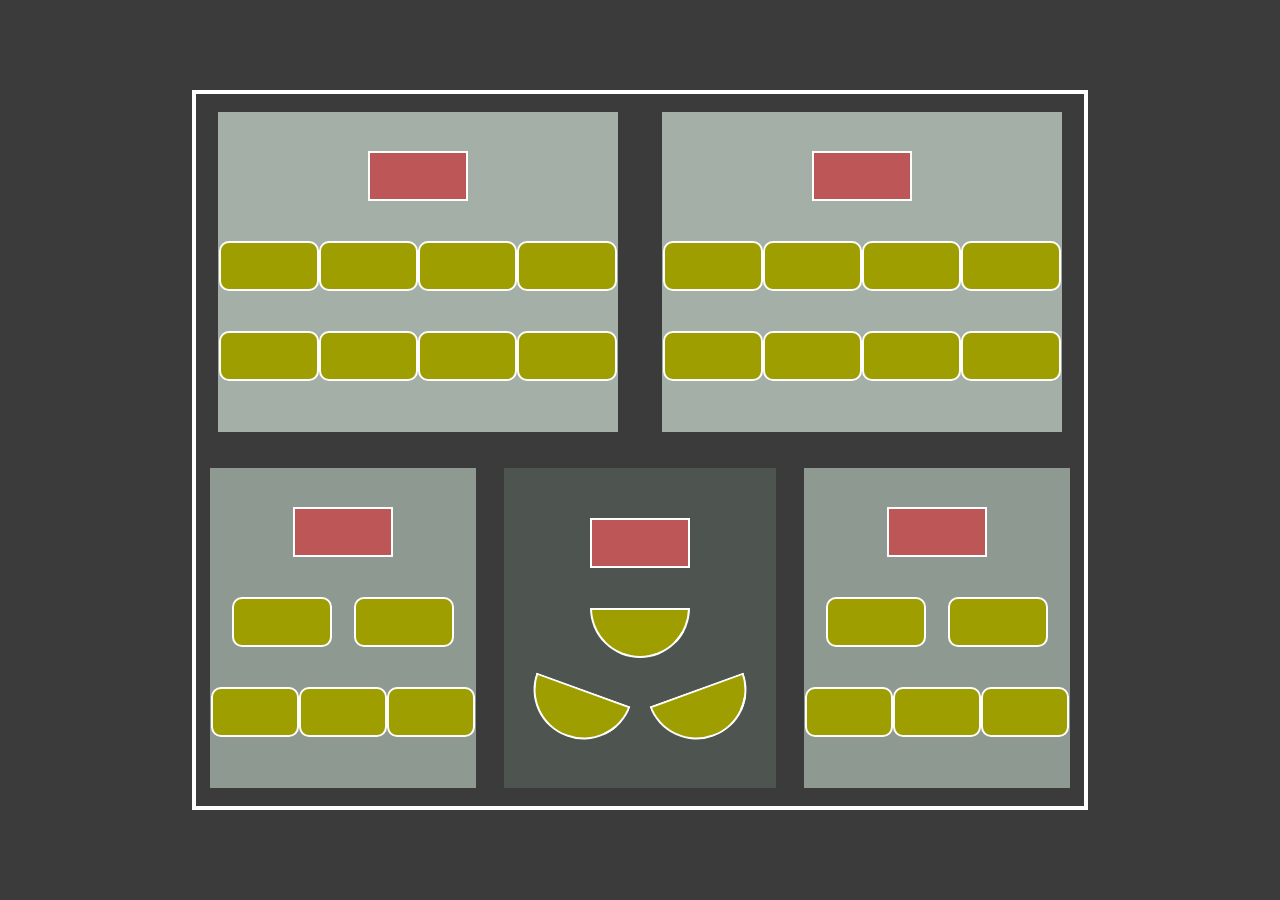
<file: Classroom-with-SASS/index.html>
<!DOCTYPE html>
<html lang="en">
<head>
    <meta charset="UTF-8">
    <meta name="viewport" content="width=device-width, initial-scale=1.0">
    <title>Classroom layout - With SASS</title>
    <link rel="stylesheet" href="style.css">
    
</head>
<body>
    <div class="site-wrapper">
        <div class="outer-classroom-wall">
            <div class="upper-half">
                <div class="left-big-classroom">
                    <div class="front-row">
                        <div class="teachers-desk" id="upper-left-td"></div>
                    </div>
                    <div class="middle-row">
                        <div class="desk"></div>
                        <div class="desk"></div>
                        <div class="desk"></div>
                        <div class="desk"></div>
                    </div>
                    <div class="back-row">
                        <div class="desk"></div>
                        <div class="desk"></div>
                        <div class="desk"></div>
                        <div class="desk"></div>
                    </div>
                </div>
                <div class="right-big-classroom">
                    <div class="front-row">
                        <div class="teachers-desk"></div>
                    </div>
                    <div class="middle-row">
                        <div class="desk"></div>
                        <div class="desk"></div>
                        <div class="desk"></div>
                        <div class="desk"></div>
                    </div>
                    <div class="back-row">
                        <div class="desk"></div>
                        <div class="desk"></div>
                        <div class="desk"></div>
                        <div class="desk"></div>
                    </div>
                </div>
            </div>
            <div class="lower-half">
                <div class="left-mid-classroom">
                    <div class="front-row">
                        <div class="teachers-desk"></div>
                    </div>
                    <div class="middle-row">
                        <div class="desk"></div>
                        <div class="desk"></div>
                    </div>
                    <div class="back-row">
                        <div class="desk"></div>
                        <div class="desk"></div>
                        <div class="desk"></div>
                    </div>
                </div>
                <div class="middle-box">
                    <div class="teachers-desk"></div>
                    <div class="desk" id="firstline"></div>
                    <div class="back-row2">
                        <div class="desk" id="back-desk-left"></div>
                        <div class="desk" id="back-desk-right"></div>
                    </div>
                </div>
                <div class="right-mid-classroom">
                    <div class="front-row">
                        <div class="teachers-desk"></div>
                    </div>
                    <div class="middle-row">
                        <div class="desk"></div>
                        <div class="desk"></div>
                    </div>
                    <div class="back-row">
                        <div class="desk"></div>
                        <div class="desk"></div>
                        <div class="desk"></div>
                    </div>
                </div>
            </div>
        </div>
    </div>
</body>
</html>
</file>
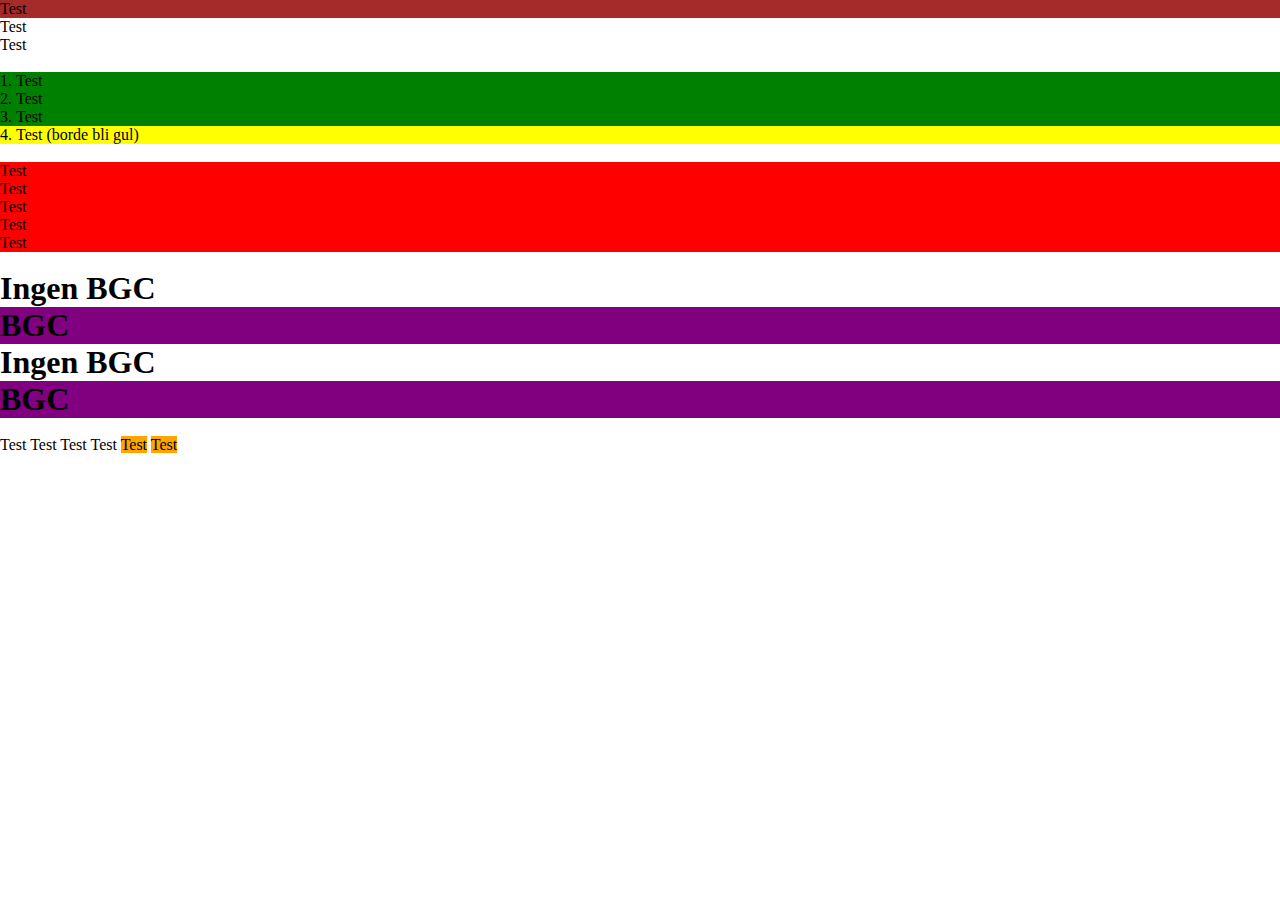
<file: Inför lektion 5/index.html>
<!DOCTYPE html>
<html lang="en">
<head>
    <meta charset="UTF-8">
    <meta name="viewport" content="width=device-width, initial-scale=1.0">
    <title>Practice</title>
    <link rel="stylesheet" href="style.css">
</head>
<body>
    <article>
        <section>Test</section>
        <section>Test</section>
        <section>Test</section>
    </article>
    <br>
    <ol>
        <li id="unique-list-element">Test</li>
        <li id="unique-list-element">Test</li>
        <li id="unique-list-element">Test</li>
        <li>Test (borde bli gul)</li>
    </ol>
    <br>
    <ul>
        <li>Test</li>
        <li>Test</li>
        <li>Test</li>
        <li>Test</li>
        <li>Test</li>
    </ul>
    <br>
    <div>
        <h1>Ingen BGC</h1>
        <h1 id="main-header">BGC</h1>
        <h1>Ingen BGC</h1>
        <h1 id="main-header">BGC</h1>
    </div>
    <br>
    <span>Test</span>
    <span>Test</span>
    <span>Test</span>
    <span>Test</span>
    <span class="startpage-large-fonts">Test</span>
    <span class="startpage-large-fonts">Test</span>
    
</body>
</html>
</file>
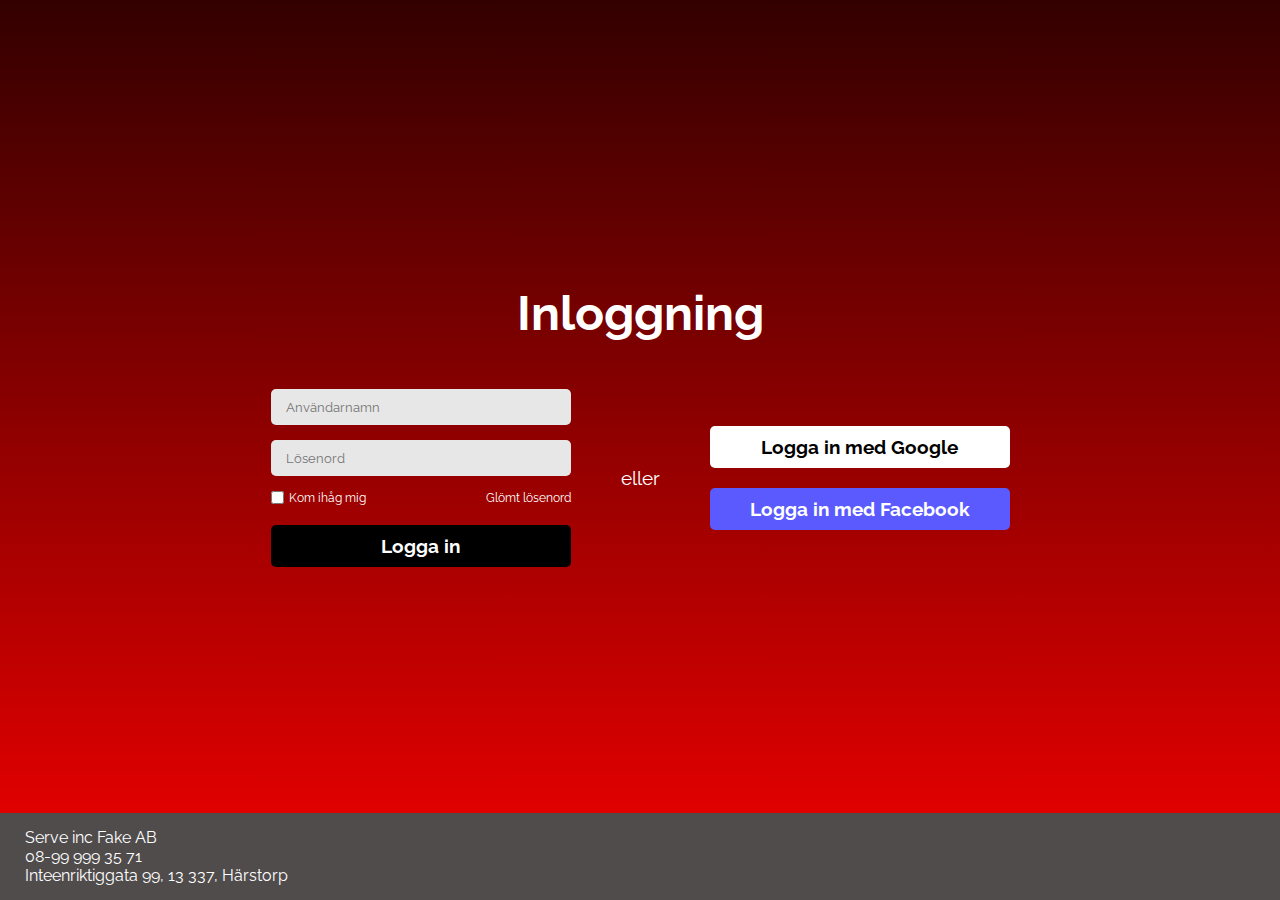
<file: Media-Queries/index.html>
<!DOCTYPE html>
<html lang="en">
<head>

    <meta charset="UTF-8">
    <meta name="viewport" content="width=device-width, initial-scale=1.0">
    <title>En inloggningssida</title>
    <link rel="stylesheet" href="style.css">
    <link rel="preconnect" href="https://fonts.googleapis.com">
    <link rel="preconnect" href="https://fonts.gstatic.com" crossorigin>
    <link href="https://fonts.googleapis.com/css2?family=Raleway:ital,wght@0,100..900;1,100..900&display=swap" rel="stylesheet">

</head>
<body>
    <header>
        <h1>Inloggning</h1>
    </header>

    <main>
        <div class="left-container">
            <div class="login-details">
                <input type="username" placeholder="Användarnamn">
                <input type="password" placeholder="Lösenord">
            </div>
            <div class="remember-forgot">
                <label for="remember-me"><input type="checkbox" name="remember-me" id="remember-me">Kom ihåg mig</label>
                <a href="#">Glömt lösenord</a>
            </div>
            <button type="submit"><a href="#">Logga in</a></button>
        </div>
        <div class="middle-container">
            <p>eller</p>
        </div>
        <div class="right-container">
            <button type="submit" id="google">Logga in med Google</button>
            <button type="submit">Logga in med Facebook</button>
        </div>
    </main>
    
    <footer>
        <p>Serve inc Fake AB</p>
        <p>08-99 999 35 71</p>
        <p>Inteenriktiggata 99, 13 337, Härstorp</p>
    </footer>
</body>
</html>
</file>
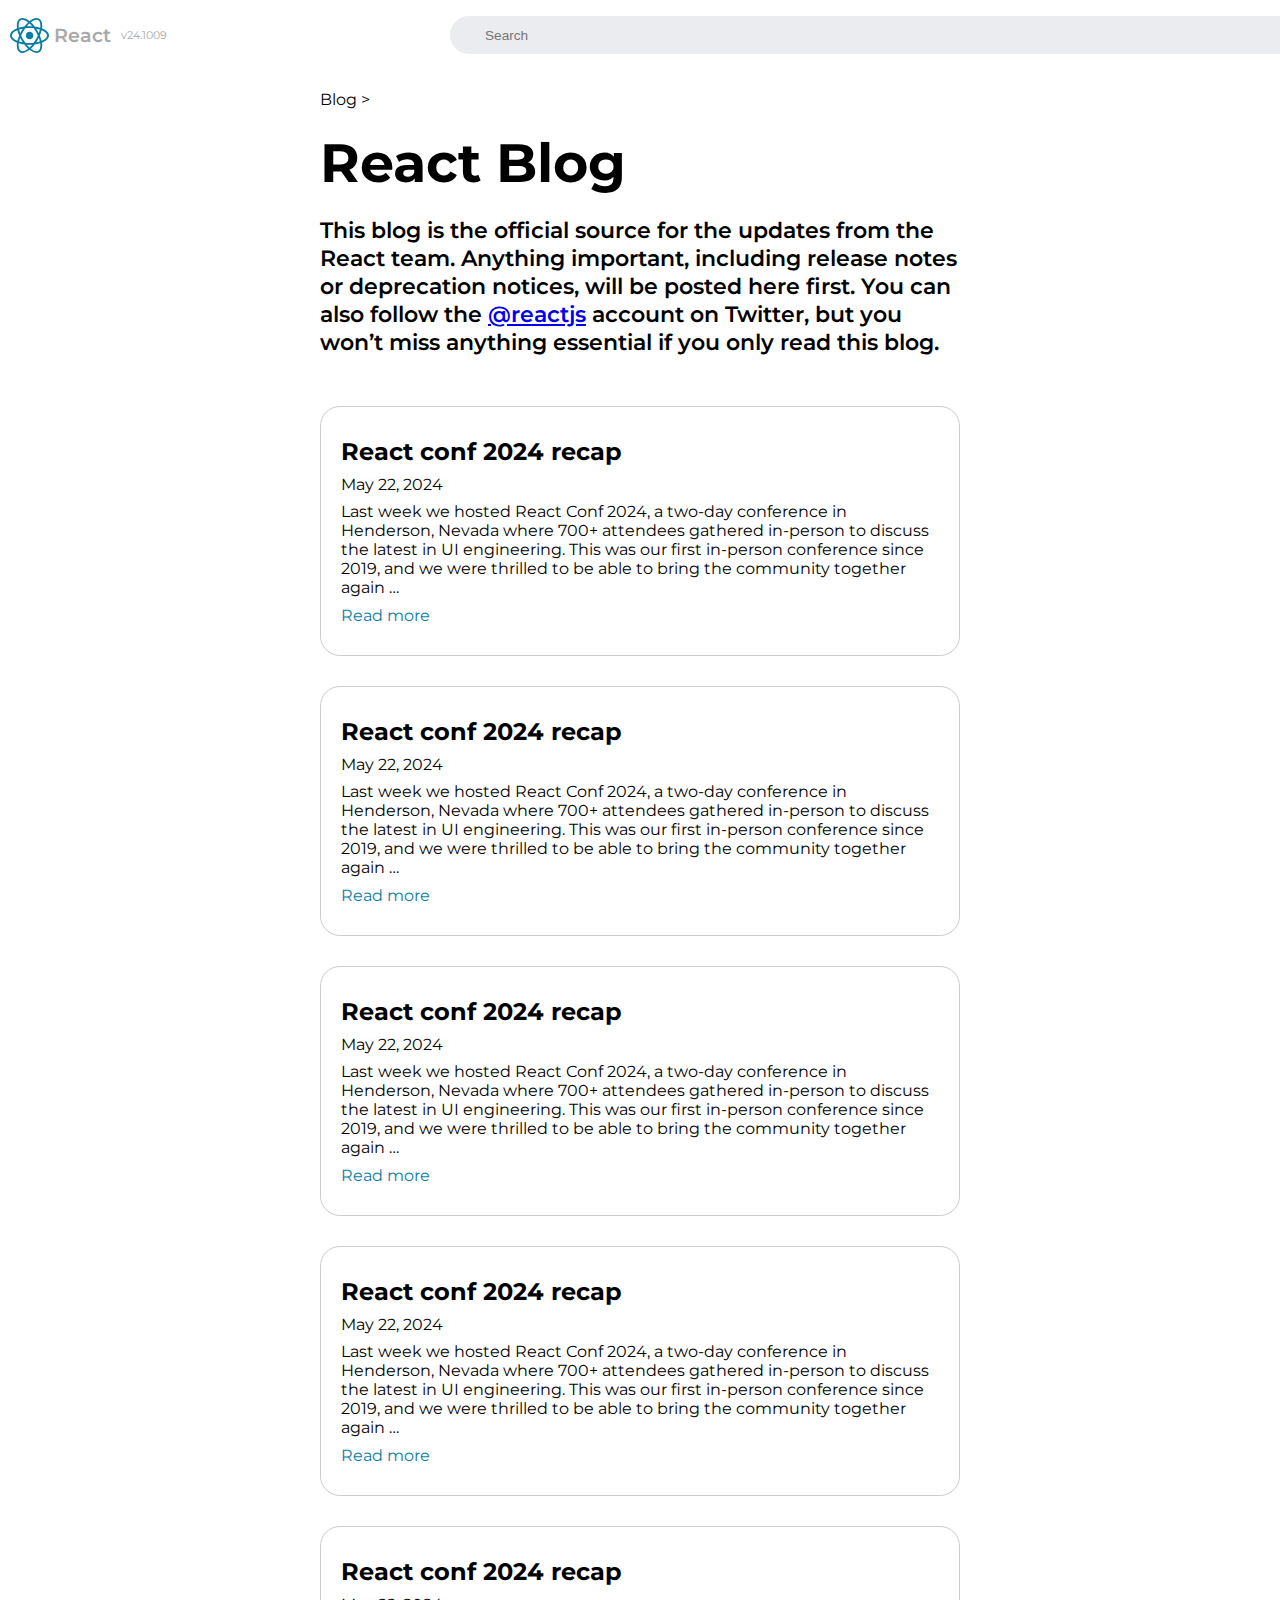
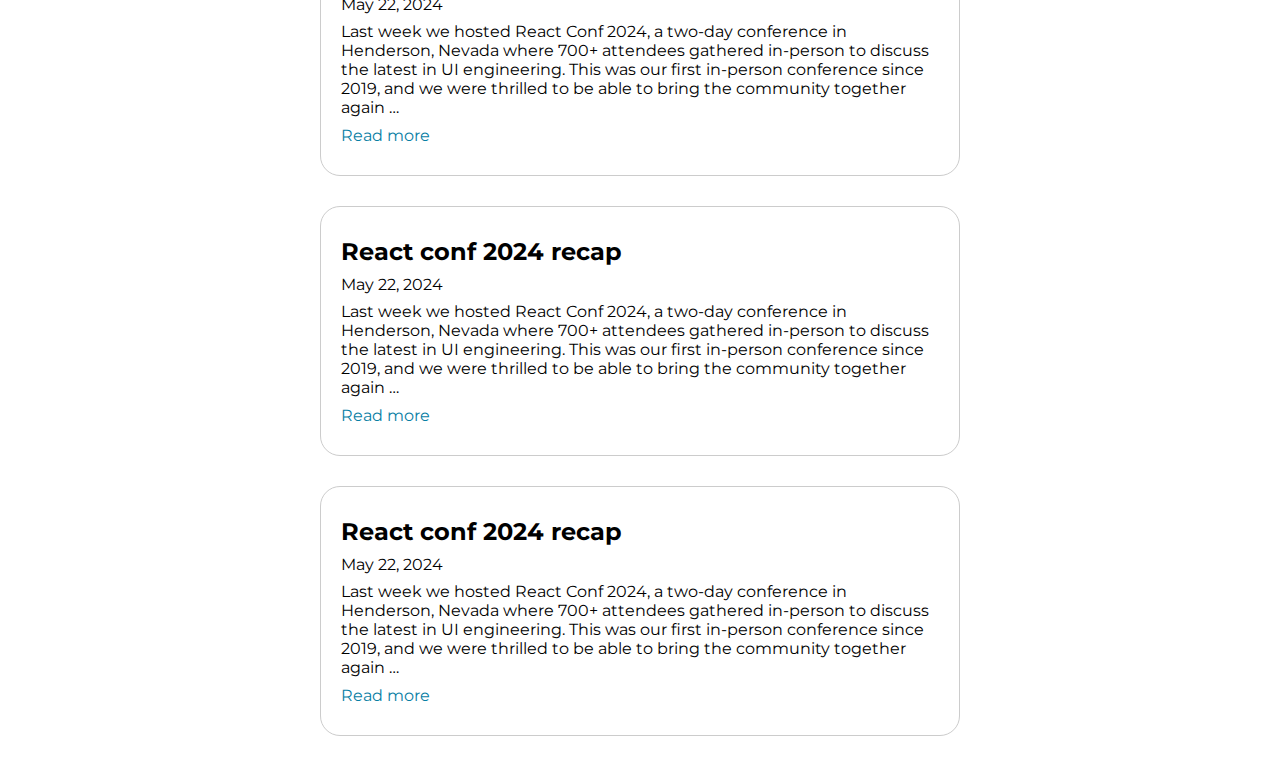
<file: React-Blog-recreation/index.html>
<!DOCTYPE html>
<html lang="en">
<head>
    <meta charset="UTF-8">
    <meta name="viewport" content="width=device-width, initial-scale=1.0">
    <title>React Blog Recration - Practice</title>
    <link rel="stylesheet" href="style.css">
    <link rel="preconnect" href="https://fonts.googleapis.com">
    <link rel="preconnect" href="https://fonts.gstatic.com" crossorigin>
    <link href="https://fonts.googleapis.com/css2?family=Montserrat:ital,wght@0,100..900;1,100..900&display=swap" rel="stylesheet">
    
</head>
<body>

    <header>
        <nav>
            <div class="navbar-part1">
                <div class="logo">
                    <img src="./images/logo_light.svg" alt="">
                    <span>React</span>
                    <span>v24.1009</span>
                </div>
            </div>
            <div class="navbar-part2">
                <input type="search" class="search-input" placeholder="Search">
            </div>
            <div class="navbar-part3">
                <div class="navbar-links">
                    <div class="text-links">
                        <a href="#">Learn</a>
                        <a href="#">Reference</a>
                        <a href="#">Community</a>
                        <a href="#">Blog</a>
                    </div>
                    <div class="logo-links">
                        <a href="#"><img src="/React-Blog-recreation/images/half-moon-svgrepo-com.svg" height="20px" width="20px" alt=""></a>
                        <a href="#"><img src="/React-Blog-recreation/images/translate-svgrepo-com.svg" height="20px" width="20px" alt=""></a>
                        <a href="#"><img src="/React-Blog-recreation/images/github-142-svgrepo-com.svg" height="20px" width="20px" alt=""></a>
                    </div>
                </div>
            </div>
        </nav>
    </header>
    <main>
        <article>
            <div class="blog-link">
                <p>Blog ></p>
            </div>
            <div class="h1">
                <h1>React Blog</h1>
            </div>
            <div class="bread-text">
                <p>This blog is the official source for the updates from the React team. Anything important, including release notes or deprecation notices,
                will be posted here first. You can also follow the <a href="https://twitter.com/reactjs">@reactjs</a> account on Twitter, but you won’t miss anything essential if you only read this blog.</p>
            </div>
            <div class="news-section">
                <a href="https://react.dev/blog/2024/05/22/react-conf-2024-recap">
                    <div class="news-rectangle">
                        <h2>React conf 2024 recap</h2>
                        <div class="article-date">May 22, 2024</div>
                        <span>
                            <p>Last week we hosted React Conf 2024, a two-day conference in Henderson, Nevada where 700+ attendees gathered in-person to discuss the latest in UI engineering. This was our first in-person conference since 2019, and we were thrilled to be able to bring the community together again …</p>
                        </span>
                        <div class="read-more">Read more</div>
                    </div>
                </a>
                <a href="https://react.dev/blog/2024/05/22/react-conf-2024-recap">
                    <div class="news-rectangle">
                        <h2>React conf 2024 recap</h2>
                        <div class="article-date">May 22, 2024</div>
                        <span>
                            <p>Last week we hosted React Conf 2024, a two-day conference in Henderson, Nevada where 700+ attendees gathered in-person to discuss the latest in UI engineering. This was our first in-person conference since 2019, and we were thrilled to be able to bring the community together again …</p>
                        </span>
                        <div class="read-more">Read more</div>
                    </div>
                </a>
                <a href="https://react.dev/blog/2024/05/22/react-conf-2024-recap">
                    <div class="news-rectangle">
                        <h2>React conf 2024 recap</h2>
                        <div class="article-date">May 22, 2024</div>
                        <span>
                            <p>Last week we hosted React Conf 2024, a two-day conference in Henderson, Nevada where 700+ attendees gathered in-person to discuss the latest in UI engineering. This was our first in-person conference since 2019, and we were thrilled to be able to bring the community together again …</p>
                        </span>
                        <div class="read-more">Read more</div>
                    </div>
                </a>
                <a href="https://react.dev/blog/2024/05/22/react-conf-2024-recap">
                    <div class="news-rectangle">
                        <h2>React conf 2024 recap</h2>
                        <div class="article-date">May 22, 2024</div>
                        <span>
                            <p>Last week we hosted React Conf 2024, a two-day conference in Henderson, Nevada where 700+ attendees gathered in-person to discuss the latest in UI engineering. This was our first in-person conference since 2019, and we were thrilled to be able to bring the community together again …</p>
                        </span>
                        <div class="read-more">Read more</div>
                    </div>
                </a>
                <a href="https://react.dev/blog/2024/05/22/react-conf-2024-recap">
                    <div class="news-rectangle">
                        <h2>React conf 2024 recap</h2>
                        <div class="article-date">May 22, 2024</div>
                        <span>
                            <p>Last week we hosted React Conf 2024, a two-day conference in Henderson, Nevada where 700+ attendees gathered in-person to discuss the latest in UI engineering. This was our first in-person conference since 2019, and we were thrilled to be able to bring the community together again …</p>
                        </span>
                        <div class="read-more">Read more</div>
                    </div>
                </a>
                <a href="https://react.dev/blog/2024/05/22/react-conf-2024-recap">
                    <div class="news-rectangle">
                        <h2>React conf 2024 recap</h2>
                        <div class="article-date">May 22, 2024</div>
                        <span>
                            <p>Last week we hosted React Conf 2024, a two-day conference in Henderson, Nevada where 700+ attendees gathered in-person to discuss the latest in UI engineering. This was our first in-person conference since 2019, and we were thrilled to be able to bring the community together again …</p>
                        </span>
                        <div class="read-more">Read more</div>
                    </div>
                </a>
                <a href="https://react.dev/blog/2024/05/22/react-conf-2024-recap">
                    <div class="news-rectangle">
                        <h2>React conf 2024 recap</h2>
                        <div class="article-date">May 22, 2024</div>
                        <span>
                            <p>Last week we hosted React Conf 2024, a two-day conference in Henderson, Nevada where 700+ attendees gathered in-person to discuss the latest in UI engineering. This was our first in-person conference since 2019, and we were thrilled to be able to bring the community together again …</p>
                        </span>
                        <div class="read-more">Read more</div>
                    </div>
                </a>

            </div>
        </article>
    </main>
    <footer>

    </footer>

</body>
</html>
</file>
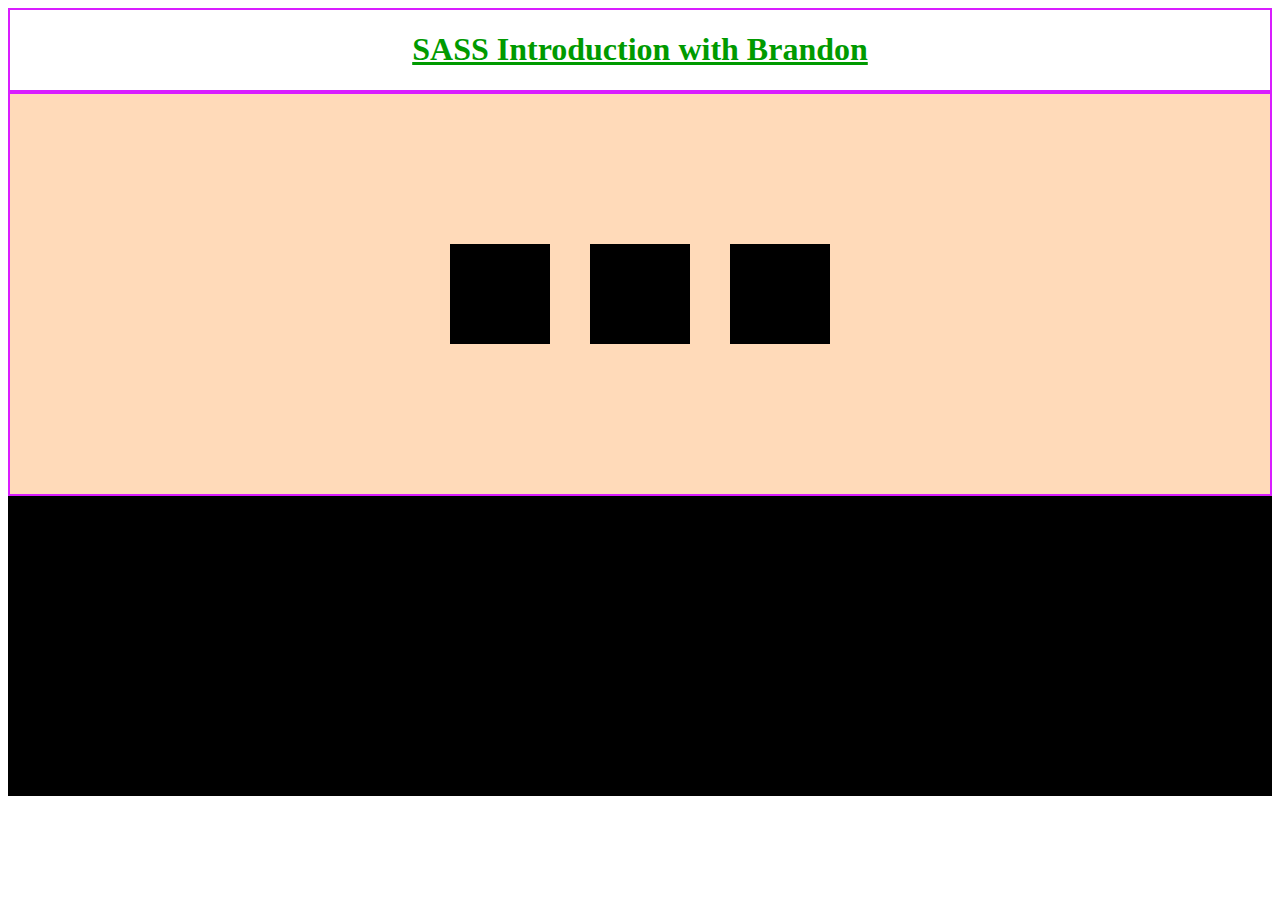
<file: SASS-intro/index.html>
<!DOCTYPE html>
<html lang="en">
<head>
    <meta charset="UTF-8">
    <meta name="viewport" content="width=device-width, initial-scale=1.0">
    <title>SASS Intro - Brandon</title>
    <link rel="stylesheet" href="style.css">
</head>
<body>
    
    <header>
        <h1>SASS Introduction with Brandon</h1>
    </header>

    <main>
        <article></article>
        <article></article>
        <article></article>
    </main>

    <footer>
        <article></article>
    </footer>

</body>
</html>
</file>
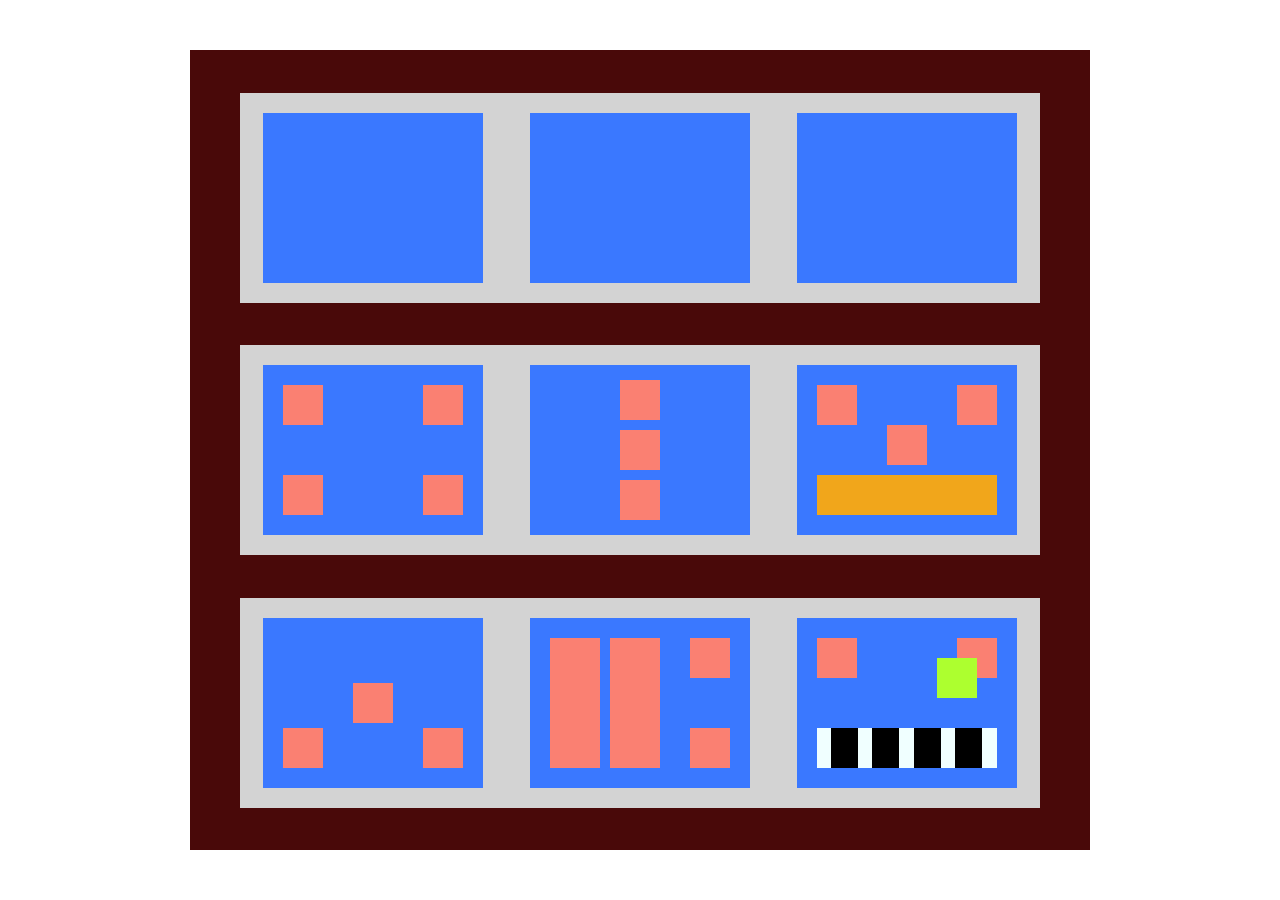
<file: Skiss_1/index.html>
<!DOCTYPE html>
<html lang="en">
<head>
    <meta charset="UTF-8">
    <meta name="viewport" content="width=device-width, initial-scale=1.0">
    <title>Skiss nummer 1</title>
    <link rel="stylesheet" href="style.css">
</head>
<body>
    <div class="main-container">
        <div class="gray-rectangle upper">
            <div class="blue-square"></div>
            <div class="blue-square"></div>
            <div class="blue-square"></div>
        </div>
        <div class="gray-rectangle middle">
            <div class="blue-square left-square">
                <div class="top">
                    <div class="red-square"></div>
                    <div class="red-square"></div>
                </div>
                <div class="bottom">
                    <div class="red-square"></div>
                    <div class="red-square"></div>                    
                </div>

            </div>
            <div class="blue-square middle-square">
                <div class="red-square"></div>
                <div class="red-square"></div>
                <div class="red-square"></div>
            </div>
            <div class="blue-square right-square">
                    <div class="red-square-upper">
                        <div class="red-square"></div>
                        <div class="red-square" id="middle-red"></div>
                        <div class="red-square"></div>
                    </div>
                    <div class="red-square-lower">
                        <div class="orange-long"></div>
                    </div>
            </div>
        </div>
        <div class="gray-rectangle lower">
            <div class="blue-square left-square-lower">
                <div class="red-square"></div>
                <div class="red-square" id="middle-red-lower"></div>
                <div class="red-square"></div>
            </div>
            <div class="blue-square middle-square-lower">
                <div class="left-with-rectangles">
                    <div class="orange-long"></div>
                    <div class="orange-long"></div>
                </div>
                <div class="right-with-squares">
                    <div class="red-square"></div>
                    <div class="red-square"></div>
                </div>
            </div>
            <div class="blue-square right-square-lower">
                <div class="high">
                    <div class="red-square"></div>
                    <div class="red-square"></div>
                </div>
                <div class="mid">
                    <div class="green-square"></div>
                </div>
                <div class="lower"></div>
                    <div class="white-rectangle">
                        <div class="black-bars"></div>
                        <div class="black-bars"></div>
                        <div class="black-bars"></div>
                        <div class="black-bars"></div>
                    </div>
                </div>
            </div>
        </div>
    </div>
</body>
</html>
</file>
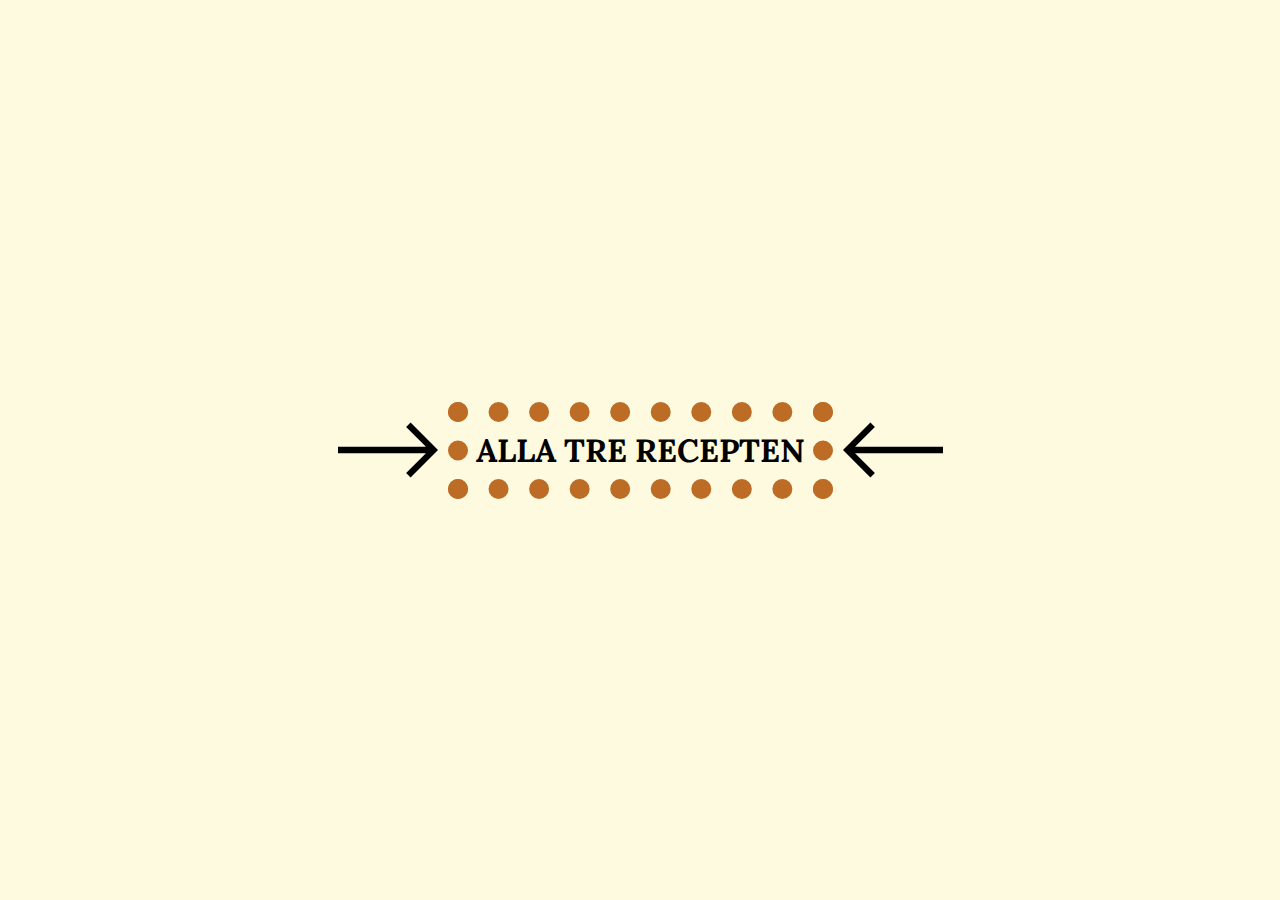
<file: Uppgift 3/index.html>
<!DOCTYPE html>
<html lang="en">
<head>
    <meta charset="UTF-8">
    <meta name="viewport" content="width=device-width, initial-scale=1.0">
    <title>Receptsidornas receptsida</title>
    <link rel="stylesheet" href="style.css">
    <link rel="preconnect" href="https://fonts.googleapis.com">
    <link rel="preconnect" href="https://fonts.gstatic.com" crossorigin>
    <link href="https://fonts.googleapis.com/css2?family=Lora:ital,wght@0,400..700;1,400..700&family=Playfair+Display:ital,wght@0,400..900;1,400..900&display=swap" rel="stylesheet">
</head>
<body>
    
    <main class="main-page-header">
        <img class="arrow" src="Images/arrow-pointing-right-svgrepo-com.svg" alt="arrow pointing right">
        <a href="Recept/recipe1.html">
            <h1>ALLA TRE RECEPTEN</h1>
        </a>
        <img class="arrow" src="Images/left-arrow-svgrepo-com.svg" alt="arrow pointing left">
    </main>
    
</body>
</html>
</file>
<file: Classroom-with-SASS/style.css>
* {
  margin: 0;
  padding: 0;
  box-sizing: border-box;
}

body {
  min-height: 100vh;
}

.site-wrapper {
  display: flex;
  justify-content: center;
  align-items: center;
  background: #3b3b3b;
  height: 100vh;
}
.site-wrapper .outer-classroom-wall {
  border-width: 4px;
  border-style: solid;
  border-color: white;
  width: 70%;
  height: 80%;
}
.site-wrapper .upper-half, .site-wrapper .lower-half {
  display: flex;
  justify-content: space-around;
  align-items: center;
  width: 100%;
  height: 50%;
}
.site-wrapper .left-big-classroom, .site-wrapper .right-big-classroom {
  border-width: 1px;
  border-style: solid;
  border-color: transparent;
  display: flex;
  flex-direction: column;
  justify-content: flex-end;
  padding-bottom: 50px;
  gap: 40px;
  background: #a4b0a7;
  width: 45%;
  height: 90%;
}
.site-wrapper .left-big-classroom:hover, .site-wrapper .right-big-classroom:hover {
  border-width: 1px;
  border-style: solid;
  border-color: white;
  background: rgb(190, 134, 60);
}
.site-wrapper .desk {
  border-width: 2px;
  border-style: solid;
  border-color: white;
  height: 50px;
  width: 100px;
  background: rgb(158, 158, 0);
  border-radius: 10px;
}
.site-wrapper .desk:hover {
  background: rgb(124, 124, 0);
}
.site-wrapper .teachers-desk {
  border-width: 2px;
  border-style: solid;
  border-color: white;
  height: 50px;
  width: 100px;
  background: rgb(189, 87, 87);
}
.site-wrapper .teachers-desk:hover {
  background: rgb(141, 66, 66);
}
.site-wrapper .front-row, .site-wrapper .middle-row, .site-wrapper .back-row {
  display: flex;
  flex-direction: row;
  justify-content: space-evenly;
  align-items: flex-end;
}
.site-wrapper .left-mid-classroom, .site-wrapper .right-mid-classroom {
  border-width: 1px;
  border-style: solid;
  border-color: transparent;
  display: flex;
  flex-direction: column;
  justify-content: flex-end;
  width: 30%;
  height: 90%;
  background: #8e9991;
  padding-bottom: 50px;
  gap: 40px;
}
.site-wrapper .left-mid-classroom:hover, .site-wrapper .right-mid-classroom:hover {
  border-width: 1px;
  border-style: solid;
  border-color: white;
  background: rgb(46, 59, 238);
}
.site-wrapper .middle-box {
  border-width: 1px;
  border-style: solid;
  border-color: transparent;
  display: flex;
  justify-content: center;
  align-items: center;
  flex-direction: column;
  width: auto;
  max-width: 300px;
  padding: 0 20px 0 20px;
  height: 90%;
  background: #4e5550;
}
.site-wrapper .middle-box #firstline {
  margin: 40px 0 0 0;
}
.site-wrapper .middle-box .desk {
  border-radius: 0 0 50px 50px;
  width: 100px;
  height: 50px;
}
.site-wrapper .middle-box .back-row2 {
  display: flex;
  gap: 30px;
  margin-top: 30px;
}
.site-wrapper .middle-box #back-desk-left {
  transform: rotate(20deg);
}
.site-wrapper .middle-box #back-desk-right {
  transform: rotate(-20deg);
}
.site-wrapper .middle-box:hover {
  background: rgb(83, 30, 11);
  border-width: 1px;
  border-style: solid;
  border-color: white;
}/*# sourceMappingURL=style.css.map */
</file>
<file: Inför lektion 5/style.css>
* {
    box-sizing: border-box;
    margin: 0;
    padding: 0;
}

article section:first-of-type {
    background-color: brown;
}

ol {
    list-style-position: inside;
}

ol li {
    background-color: green;
}

ol li:not(#unique-list-element) {
    background-color: yellow;
}

ul li {
    background-color: red;
}

div h1#main-header {
    background-color: purple;
}

span.startpage-large-fonts {
    background-color: orange;
}
</file>
<file: Media-Queries/style.css>
* {
    margin: 0;
    padding: 0;
    box-sizing: border-box;
    font-family: 'Raleway', sans-serif;
}

body {
    background: linear-gradient(#330000, #f30000);
    background-attachment: fixed;
    min-height: 100vh;
    display: flex;
    flex-direction: column;
    align-items: center;
    justify-content: center;

    @media only screen and (max-width: 600px) {
        background: #e7e7e7;
    }
}

main {
    display: flex;
    flex-direction: row;
    
    margin: 3rem;
    position: relative;

    @media only screen and (max-width: 600px) {
        flex-direction: column;
    }
}

header {
    text-align: center;
    color: white;
    /* height: 300px; */
    font-size: 1.5rem;
    display: flex;
    align-items: flex-end;

    @media only screen and (max-width: 600px) {
        color: black;
    }
}

.login-details, .right-container {
    width: 300px;
    height: auto;
    display: flex;
    flex-direction: column;
}

.login-details input[type="username"], input[type="password"] {
    padding: 10px;
    background: #e7e7e7;
    border-radius: 5px;
    margin-bottom: 15px;
    border-style: none;
    text-indent: 5px;

    @media only screen and (max-width: 600px) {
        background: #FFFFFF;
    }
}

.remember-forgot {
    display: flex;
    justify-content: space-between;
    align-items: center;
    color: white;
    font-size: 0.75rem;
    padding: 0 0 20px 0;

    @media only screen and (max-width: 600px) {
        color: black;
    }
}

.remember-forgot input[type="checkbox"] {
    margin-right: 5px;
    vertical-align: top;
}

.remember-forgot a {
    text-decoration: none;
    color: white;

    @media only screen and (max-width: 600px) {
        color: black;
    }
}

button {
    width: 100%;
    text-align: center;
    padding: 10px;
    border-radius: 5px;
    border-style: none;
    background: black;
    color: white;
    font-size: 1.2rem;
    font-weight: 700;

    @media only screen and (max-width: 600px) {
        background: #FF3A22;
    }
}

button a {
    text-decoration: none;
    color: white;
}

.middle-container {
    margin: 50px;
    color: white;
    font-size: 1.2rem;
    align-self: center;

    @media only screen and (max-width: 600px) {
        color: black;
        margin: 20px 0;
    }
}

.right-container {
    display: flex;
    align-items: center;
    justify-content: center;
}

.right-container :nth-child(1) {
    margin-bottom: 20px;
    background: white;
    color: black;
}

.right-container :nth-child(2) {
    background: rgb(90, 90, 255);
    color: white;
}

.right-container :nth-child(2):active {
    background: rgb(39, 39, 255)
}


footer {
    position: absolute;
    width: 100%;
    height: auto;
    background: #504C4C;
    color: white;
    bottom: 0;
    left: 0;
    padding: 15px 0 15px 25px;

    @media only screen and (max-width: 600px) {
        text-align: center;
        padding: 20px 0 20px 0;
    }
}

h1 {
    display: flex;

    @media only screen and (max-width: 600px) {
        font-size: 1.5rem;
    }
}
</file>
<file: React-Blog-recreation/style.css>
header {
  position: sticky;
  top: 0;
}
header nav {
  display: flex;
  justify-content: space-between;
  align-items: center;
  height: 70px;
  padding: 0 40px 0 10px;
  background: #fff;
  position: relative;
}
header nav .navbar-part1 {
  display: flex;
  justify-content: center;
  align-items: center;
  width: auto;
  height: 100%;
  font-size: 0.7rem;
  color: darkgray;
}
header nav .navbar-part1 .logo {
  display: flex;
  justify-content: center;
  align-items: center;
  width: 100%;
  height: 100%;
}
header nav .navbar-part1 .logo span:first-of-type {
  margin-right: 10px;
  font-size: 1.2rem;
  font-weight: 600;
  vertical-align: baseline;
}
header nav .navbar-part1 .logo img {
  height: 50%;
  width: auto;
  margin-right: 5px;
}
header nav .navbar-part2 {
  display: flex;
  justify-content: center;
  align-items: center;
  width: auto;
  height: 100%;
  position: absolute;
  left: 450px;
}
header nav .navbar-part2 input {
  width: 900px;
  height: 55%;
  border-radius: 25px;
  border-style: none;
  background: #EBECF0;
  outline: none;
  padding: 0 0px 0px 35px;
}
header nav .navbar-part2 input::-moz-placeholder {
  font-size: 0.85rem;
}
header nav .navbar-part2 input::placeholder {
  font-size: 0.85rem;
}
header nav .navbar-part2 input:focus {
  outline: 2px solid #555;
}
header nav .navbar-part3 {
  display: flex;
  justify-content: flex-end;
  align-items: center;
  width: auto;
  margin-left: 30px;
}
header nav .navbar-part3 .navbar-links {
  display: flex;
  justify-content: center;
  align-items: center;
}
header nav .navbar-part3 .navbar-links a {
  text-decoration: none;
  background-color: transparent;
  color: black;
  padding: 10px 10px;
}
header nav .navbar-part3 .navbar-links a:hover {
  background-color: #f0f0f0;
  border-radius: 25px;
  display: inline-block;
  padding: 10px 10px;
}

main {
  display: flex;
  justify-content: center;
  align-items: center;
  width: 100%;
}

article {
  display: flex;
  justify-content: center;
  align-items: center;
  width: 50%;
  flex-direction: column;
}
article .blog-link, article .h1 {
  align-self: flex-start;
}
article .blog-link {
  margin-top: 20px;
}
article .h1 {
  font-size: 1.7rem;
  margin: 20px 0;
}
article .bread-text {
  font-weight: 600;
  font-size: 1.4rem;
  margin-bottom: 50px;
}
article .news-section {
  width: 100%;
  height: auto;
}
article .news-section .news-rectangle {
  border: 1px solid rgb(204, 204, 204);
  display: flex;
  justify-content: space-between;
  align-items: flex-start;
  flex-direction: column;
  width: 100%;
  height: 250px;
  border-radius: 20px;
  margin-bottom: 30px;
  padding: 30px 20px;
}
article .news-section .news-rectangle:hover {
  background-color: rgba(120, 131, 155, 0.05);
}
article .news-section .news-rectangle h2 {
  font-size: 1.5rem;
}
article .news-section .read-more {
  color: rgb(8, 126, 164);
}
article .news-section a {
  text-decoration: none;
  color: black;
}
article .news-section a h2:hover, article .news-section a .read-more:hover {
  text-decoration: underline;
}

* {
  margin: 0;
  padding: 0;
  box-sizing: border-box;
}

body {
  min-height: 100dvh;
  background: #fff;
  font-family: "Montserrat", sans-serif;
}/*# sourceMappingURL=style.css.map */
</file>
<file: SASS-intro/style.css>
header {
  border: 2px solid rgb(217, 29, 255);
}
header h1 {
  text-decoration: underline;
  color: #009a00;
  text-align: center;
}

main {
  display: flex;
  justify-content: center;
  align-items: center;
  flex-direction: row;
  border: 2px solid rgb(217, 29, 255);
  height: 400px;
  background: peachpuff;
}
main article {
  height: 100px;
  width: 100px;
  background: black;
  margin: 20px;
}

article {
  height: 300px;
  width: 100%;
  background: black;
}/*# sourceMappingURL=style.css.map */
</file>
<file: Skiss_1/style.css>
* {
    margin: 0;
    padding: 0;
    box-sizing: border-box;
}

body {
    width: 100vw;
    height: 100vh;
    display: flex;
    justify-content: center;
    align-items: center;
}

.main-container {
    width: 900px;
    height: 800px;
    background-color: #490909;
    display: flex;
    flex-direction: column;
    justify-content: space-evenly;
    align-items: center;
}

.gray-rectangle {
    width: 800px;
    height: 210px;
    background-color: lightgray;
    display: flex;
    justify-content: space-around;
    align-items: center;
}

.blue-square {
    width: 220px;
    height: 170px;
    background-color: rgb(58, 120, 255);
    display: flex;
    padding: 20px;
}

.blue-square.left-square {
    flex-direction: column;
    justify-content: space-between;
}

.blue-square.middle-square {
    display: flex;
    flex-direction: column;
    justify-content: space-around;
    align-items: center;
    padding: 10px;
}

.blue-square.right-square {
    display: flex;
    flex-direction: column;
}

.red-square-upper {
    display: flex;
    flex-direction: row;
    justify-content: space-between;
    flex-grow: 1;
}

#middle-red {
    align-self: flex-end;
}

.top, .bottom {
    display: flex;
    justify-content: space-between;
}

.red-square {
    width: 40px;
    height: 40px;
    background-color: salmon;
}

.orange-long {
    height: 40px;
    width: 100%;
    background-color: rgb(241, 166, 27);
    margin-top: 10px;
}

.green-square {
    width: 40px;
    height: 40px;
    background-color: greenyellow;
}

.white-rectangle {
    height: 40px;
    width: 100%;
    background-color: azure;
    display: flex;
    justify-content: space-evenly;
}

.blue-square.left-square-lower {
    display: flex;
    justify-content: space-between;
    align-items: flex-end;
}

.blue-square.left-square-lower #middle-red-lower {
    align-self: center;
}

.left-with-rectangles {
    display: flex;
    flex-direction: row;
    flex-grow: 1;
}

.left-with-rectangles > .orange-long {
    height: 100%;
    width: 50px;
    background-color: salmon;
    margin: 0 10px 0 0; 
}

.right-with-squares {
    display: flex;
    flex-direction: column;
    justify-content: space-between;
}

.blue-square.right-square-lower {
    display: flex;
    flex-direction: column;
    position: relative;
}

.blue-square.right-square-lower > .high {
    display: flex;
    flex-direction: row;
    justify-content: space-between;
    flex-grow: 1;
}

.blue-square.right-square-lower > .mid {
    display: flex;
    justify-content: center;
    position: absolute;
    right: 40px;
    top: 40px;
}

.black-bars {
    height: 40px;
    width: 15%;
    background-color: black;
}
</file>
<file: Uppgift 3/style.css>
* {
    margin: 0;
    padding: 0;
    box-sizing: border-box;
    background-color: #fefae0;
}

.main-page-header {
    display: flex;
    justify-content: center;
    align-items: center;
    height: 100vh;
}

.main-page-header h1 {
    padding: 8px;
    border: 20px dotted #bc6c25;
    margin: 10px;
    font-family: 'Lora', serif;
}

.header-nav h1 {
    display: flex;
    justify-content: center;
    font-family: 'Lora', serif;
    font-size: 30px;
    margin-top: 20px;
}

.main-page-header a {
    text-decoration: none;
    color: black;
}

.recipe1-page-header {
    display: flex;
    justify-content: center;
    /* align-items: center; */ 
    /* EDIT: Tar bort detta för att texten ska hamna i mitten endast på y-axeln */
    height: 100vh;
}

/* .recipe1-page-header h1 {
    padding: 20px;
    border: 10px dotted #bc6c25;
    margin: 10px;
} */

.container {
    display: flex;
}

.container h2 {
    text-align: center;
    font-family: 'Lora', serif;
}

.artikel {
    width: 600px;
    margin: 20px;
    padding: 20px;
    border: 5px solid #bc6c25;
    font-family: "Playfair Display", serif;
    font-size: 16px;
}

/* .artikel img {
    width: 50%;
    margin: auto;
    display: block;
    margin-bottom: 20px;
} */

.artikel img {
    width: 270px;
    height: 270px;
    object-fit: cover;
    display: block;
    margin: auto;
}

li {
    margin-bottom: 5px;
}

.mitten-rad {
    width: 60px;
}

table th{
    text-align: left;
}

.upper-part {
    height: 300px;
}

.arrow {
    width: 100px;
}

/* .header-nav {
    width: 100%;
    height: 50px;
    background-color: #dda15e;
    border: 2px solid #283618;
}

.header-nav h1 {
    background-color: transparent;
    text-align: center;
} */

.similar-recipes {
    display: flex;
    justify-content: center;
    align-items: center;
    flex-direction: column;
    margin-top: 30px;
}

.similar-links {
    display: flex;
}

.similar-links img {
    width: 150px;
    height: 150px;
    object-fit: cover;
    margin: auto
}

#left, #right {
    text-align: center;
    width: 200px;
    padding: 10px;
}

#left, #right, a {
    text-decoration: none;
    color: black;
}

#left, #right, p {
    padding-bottom: 10px;
}
</file>
